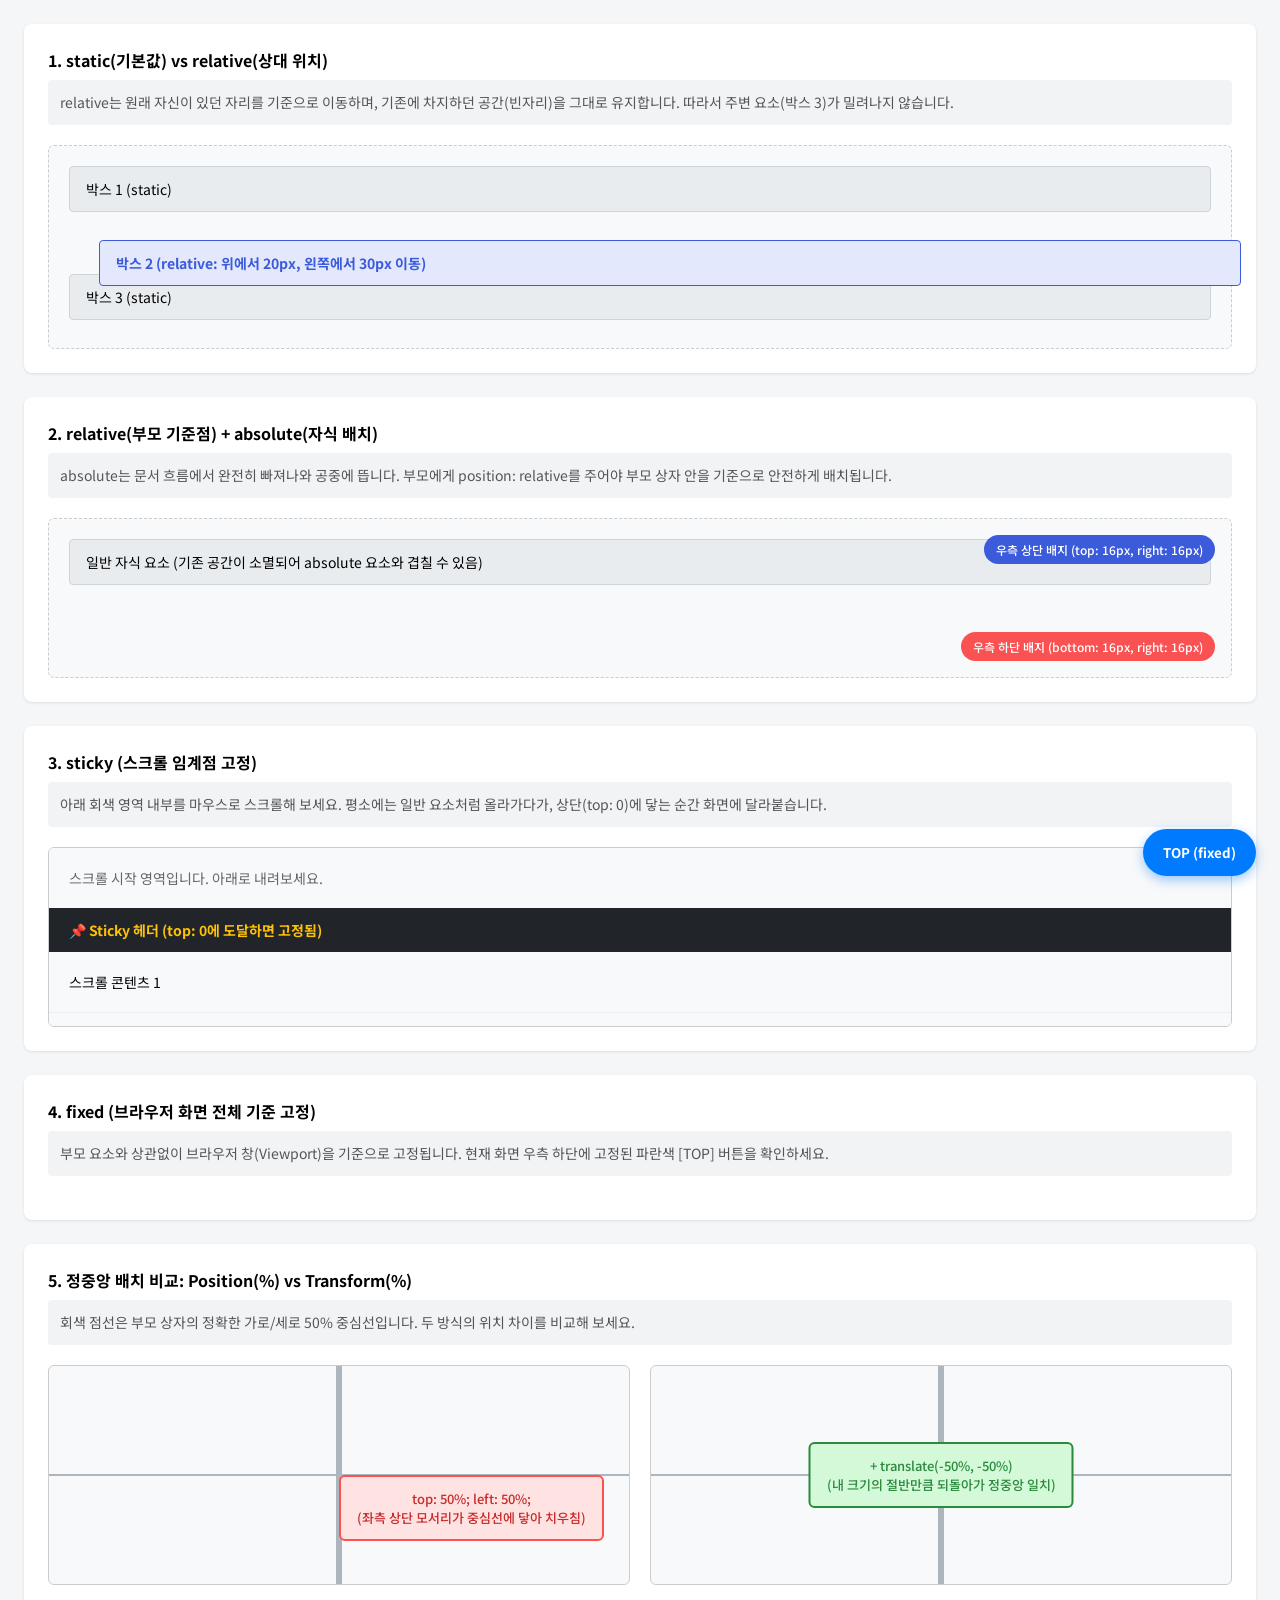
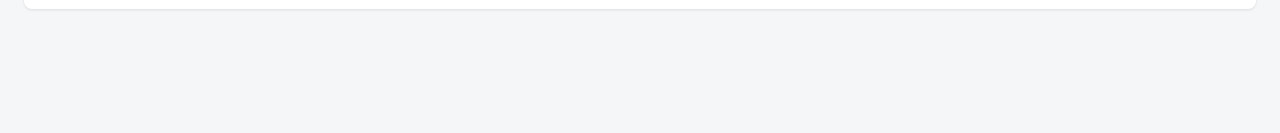
<file: sra/w6/code1/index.html>
<!doctype html>
<html lang="en">
  <head>
    <meta charset="UTF-8" />
    <link rel="stylesheet" href="./style.css" />
    <meta name="viewport" content="width=device-width, initial-scale=1.0" />
    <title>Pen</title>
    <!-- Noto Sans KR 폰트 -->
    <link
      href="https://fonts.googleapis.com/css2?family=Noto+Sans+KR:wght@400;500;700&display=swap"
      rel="stylesheet"
    />
  </head>
  <body>
    <!-- 1. static vs relative -->
    <div class="box">
      <h3 class="title">1. static(기본값) vs relative(상대 위치)</h3>
      <p class="desc">
        relative는 원래 자신이 있던 자리를 기준으로 이동하며, 기존에 차지하던
        공간(빈자리)을 그대로 유지합니다. 따라서 주변 요소(박스 3)가 밀려나지
        않습니다.
      </p>

      <div class="demo-stage">
        <div class="item">박스 1 (static)</div>
        <div class="item pos-relative">
          박스 2 (relative: 위에서 20px, 왼쪽에서 30px 이동)
        </div>
        <div class="item">박스 3 (static)</div>
      </div>
    </div>

    <!-- 2. relative(부모 기준점) + absolute(절대 위치) -->
    <div class="box">
      <h3 class="title">2. relative(부모 기준점) + absolute(자식 배치)</h3>
      <p class="desc">
        absolute는 문서 흐름에서 완전히 빠져나와 공중에 뜹니다. 부모에게
        position: relative를 주어야 부모 상자 안을 기준으로 안전하게 배치됩니다.
      </p>

      <div class="demo-stage parent-relative">
        <div class="item">
          일반 자식 요소 (기존 공간이 소멸되어 absolute 요소와 겹칠 수 있음)
        </div>
        <span class="badge pos-absolute-top">
          우측 상단 배지 (top: 16px, right: 16px)
        </span>
        <span class="badge pos-absolute-bottom">
          우측 하단 배지 (bottom: 16px, right: 16px)
        </span>
      </div>
    </div>

    <!-- 3. sticky (스크롤 반응형 고정) -->
    <div class="box">
      <h3 class="title">3. sticky (스크롤 임계점 고정)</h3>
      <p class="desc">
        아래 회색 영역 내부를 마우스로 스크롤해 보세요. 평소에는 일반 요소처럼
        올라가다가, 상단(top: 0)에 닿는 순간 화면에 달라붙습니다.
      </p>

      <div class="scroll-container">
        <div class="scroll-text">
          스크롤 시작 영역입니다. 아래로 내려보세요.
        </div>
        <div class="sticky-bar">📌 Sticky 헤더 (top: 0에 도달하면 고정됨)</div>
        <div class="scroll-content">
          <p>스크롤 콘텐츠 1</p>
          <p>스크롤 콘텐츠 2</p>
          <p>스크롤 콘텐츠 3</p>
          <p>스크롤 콘텐츠 4</p>
          <p>스크롤 콘텐츠 5</p>
        </div>
      </div>
    </div>

    <!-- 4. fixed (뷰포트 고정) -->
    <div class="box">
      <h3 class="title">4. fixed (브라우저 화면 전체 기준 고정)</h3>
      <p class="desc">
        부모 요소와 상관없이 브라우저 창(Viewport)을 기준으로 고정됩니다. 현재
        화면 우측 하단에 고정된 파란색 [TOP] 버튼을 확인하세요.
      </p>

      <!-- 코드 위치는 이 섹션 안에 있지만, 화면 우측 하단에 고정되어 표시됨 -->
      <button class="fixed-btn">TOP (fixed)</button>
    </div>

    <!-- 5. 퍼센트(%) 기준점 차이: Position vs Transform -->
    <div class="box">
      <h3 class="title">5. 정중앙 배치 비교: Position(%) vs Transform(%)</h3>
      <p class="desc">
        회색 점선은 부모 상자의 정확한 가로/세로 50% 중심선입니다. 두 방식의
        위치 차이를 비교해 보세요.
      </p>

      <div class="compare-grid">
        <!-- 5-1. top/left만 쓴 경우 -->
        <div class="center-stage">
          <div class="target only-pos">
            top: 50%; left: 50%;
            <br />
            (좌측 상단 모서리가 중심선에 닿아 치우침)
          </div>
        </div>

        <!-- 5-2. transform까지 함께 쓴 경우 -->
        <div class="center-stage">
          <div class="target with-transform">
            + translate(-50%, -50%)
            <br />
            (내 크기의 절반만큼 되돌아가 정중앙 일치)
          </div>
        </div>
      </div>
    </div>
  </body>
</html>
</file>
<file: sra/w6/code1/style.css>
/* =========================================
   공통 세팅 및 재활용 스타일
   ========================================= */
* {
  box-sizing: border-box;
  margin: 0;
  padding: 0;
  font-family: "Noto Sans KR", sans-serif;
}

body {
  padding: 24px;
  padding-bottom: 100px; /* 하단 fixed 버튼 여백 확보 */
  background-color: #f5f6f8;
}

.box {
  background-color: #fff;
  padding: 24px;
  margin-bottom: 24px;
  border-radius: 8px;
  box-shadow: 0 1px 3px rgba(0, 0, 0, 0.1);
}

.title {
  font-size: 16px;
  margin-bottom: 8px;
}

.desc {
  font-size: 14px;
  color: #555;
  margin-bottom: 20px;
  background-color: #f1f3f5;
  padding: 12px;
  border-radius: 4px;
  line-height: 1.5;
}

/* 실습용 무대 및 기본 블록 */
.demo-stage {
  background-color: #f8f9fa;
  border: 1px dashed #ccc;
  padding: 20px;
  border-radius: 6px;
}

.item {
  background-color: #e9ecef;
  border: 1px solid #ced4da;
  padding: 12px 16px;
  margin-bottom: 8px;
  border-radius: 4px;
  font-size: 14px;
}

/* =========================================
   1. static vs relative
   ========================================= */
.pos-relative {
  position: relative;
  /* absolute로 할 시 기준점없이 되서 박스밖으로 나감 */
  top: 20px; /* 원래 위치에서 아래로 20px 이동 */
  left: 30px; /* 원래 위치에서 오른쪽으로 30px 이동 */
  /* (탑에서 바텀으로 이동할때 현재 위치인 탑:~ 설정임) */
  background-color: #e3e8fc;
  border-color: #3b5bdb;
  color: #3b5bdb;
  font-weight: 700;
  z-index: 1; /* 아래 박스와 겹칠 때 위로 올라오도록 설정 */
}

/* =========================================
   2. relative + absolute
   ========================================= */
.parent-relative {
  position: relative; /* 자식(absolute)이 도망가지 못하게 기준점 선언 */
  height: 160px;
}

.badge {
  position: absolute; /* 문서 흐름에서 이탈, 이탈해도 바디 안 */
  background-color: #3b5bdb;
  color: #fff;
  padding: 6px 12px;
  border-radius: 20px;
  font-size: 12px;
  font-weight: 500;
}

.pos-absolute-top {
  top: 16px;
  right: 16px;
}

.pos-absolute-bottom {
  bottom: 16px;
  right: 16px;
  background-color: #fa5252;
}

/* =========================================
   3. sticky (스크롤 고정)
   ========================================= */
.scroll-container {
  height: 180px;
  overflow-y: auto; /* 내부 스크롤 생성,y는 세로로 스크롤방향 */
  border: 1px solid #ccc;
  border-radius: 6px;
  background-color: #f8f9fa;
}

.scroll-text {
  padding: 20px;
  font-size: 14px;
  color: #666;
}

.sticky-bar {
  position: sticky;
  top: 0; /* 스크롤 시 컨테이너 최상단(0px)에 닿으면 달라붙음 */
  background-color: #212529;
  color: #ffc107;
  padding: 12px 20px;
  font-weight: 700;
  font-size: 14px;
}

.scroll-content p {
  padding: 20px;
  border-bottom: 1px solid #eee;
  font-size: 14px;
}

/* =========================================
   4. fixed (뷰포트 고정)
   ========================================= */
.fixed-btn {
  position: fixed;
  bottom: 24px; /* 브라우저 창 하단에서 24px */
  right: 24px; /* 브라우저 창 우측에서 24px */
  background-color: #007aff;
  color: #fff;
  border: none;
  padding: 14px 20px;
  border-radius: 30px;
  font-weight: 700;
  box-shadow: 0 4px 12px rgba(0, 122, 255, 0.4);
  cursor: pointer;
  z-index: 100;
}

/* =========================================
   5. 퍼센트(%) 기준점 차이 (정중앙 배치)
   ========================================= */
.compare-grid {
  display: grid;
  grid-template-columns: 1fr 1fr;
  gap: 20px;
}

.center-stage {
  position: relative; /* 자식(absolute)의 기준점 */
  height: 220px;
  background-color: #f8f9fa;
  border: 1px solid #ccc;
  border-radius: 6px;
  /* 정중앙을 눈으로 확인하기 위한 십자가 가이드선 배경 */
  background-image:
    linear-gradient(
      to right,
      transparent 49.5%,
      #adb5bd 49.5%,
      #adb5bd 50.5%,
      transparent 50.5%
    ),
    linear-gradient(
      to bottom,
      transparent 49.5%,
      #adb5bd 49.5%,
      #adb5bd 50.5%,
      transparent 50.5%
    );
}

.target {
  position: absolute;
  padding: 12px 16px;
  border-radius: 6px;
  font-size: 13px;
  font-weight: 500;
  text-align: center;
  white-space: nowrap;
}

/* 5-1. 부모 크기의 50%만 이동한 경우 (치우침) */
.only-pos {
  top: 50%;
  left: 50%;
  background-color: #ffe3e3;
  border: 2px solid #fa5252;
  color: #c92a2a;
}

/* 5-2. 자기 크기의 50%만큼 역방향 이동을 추가한 경우 (정중앙) */
.with-transform {
  top: 50%;
  left: 50%;
  transform: translate(
    -50%,
    -50%
  ); /* 핵심: 자기 자신 크기의 절반만큼 뒤로 당김 */
  background-color: #d3f9d8;
  border: 2px solid #2b8a3e;
  color: #2b8a3e;
}
</file>
